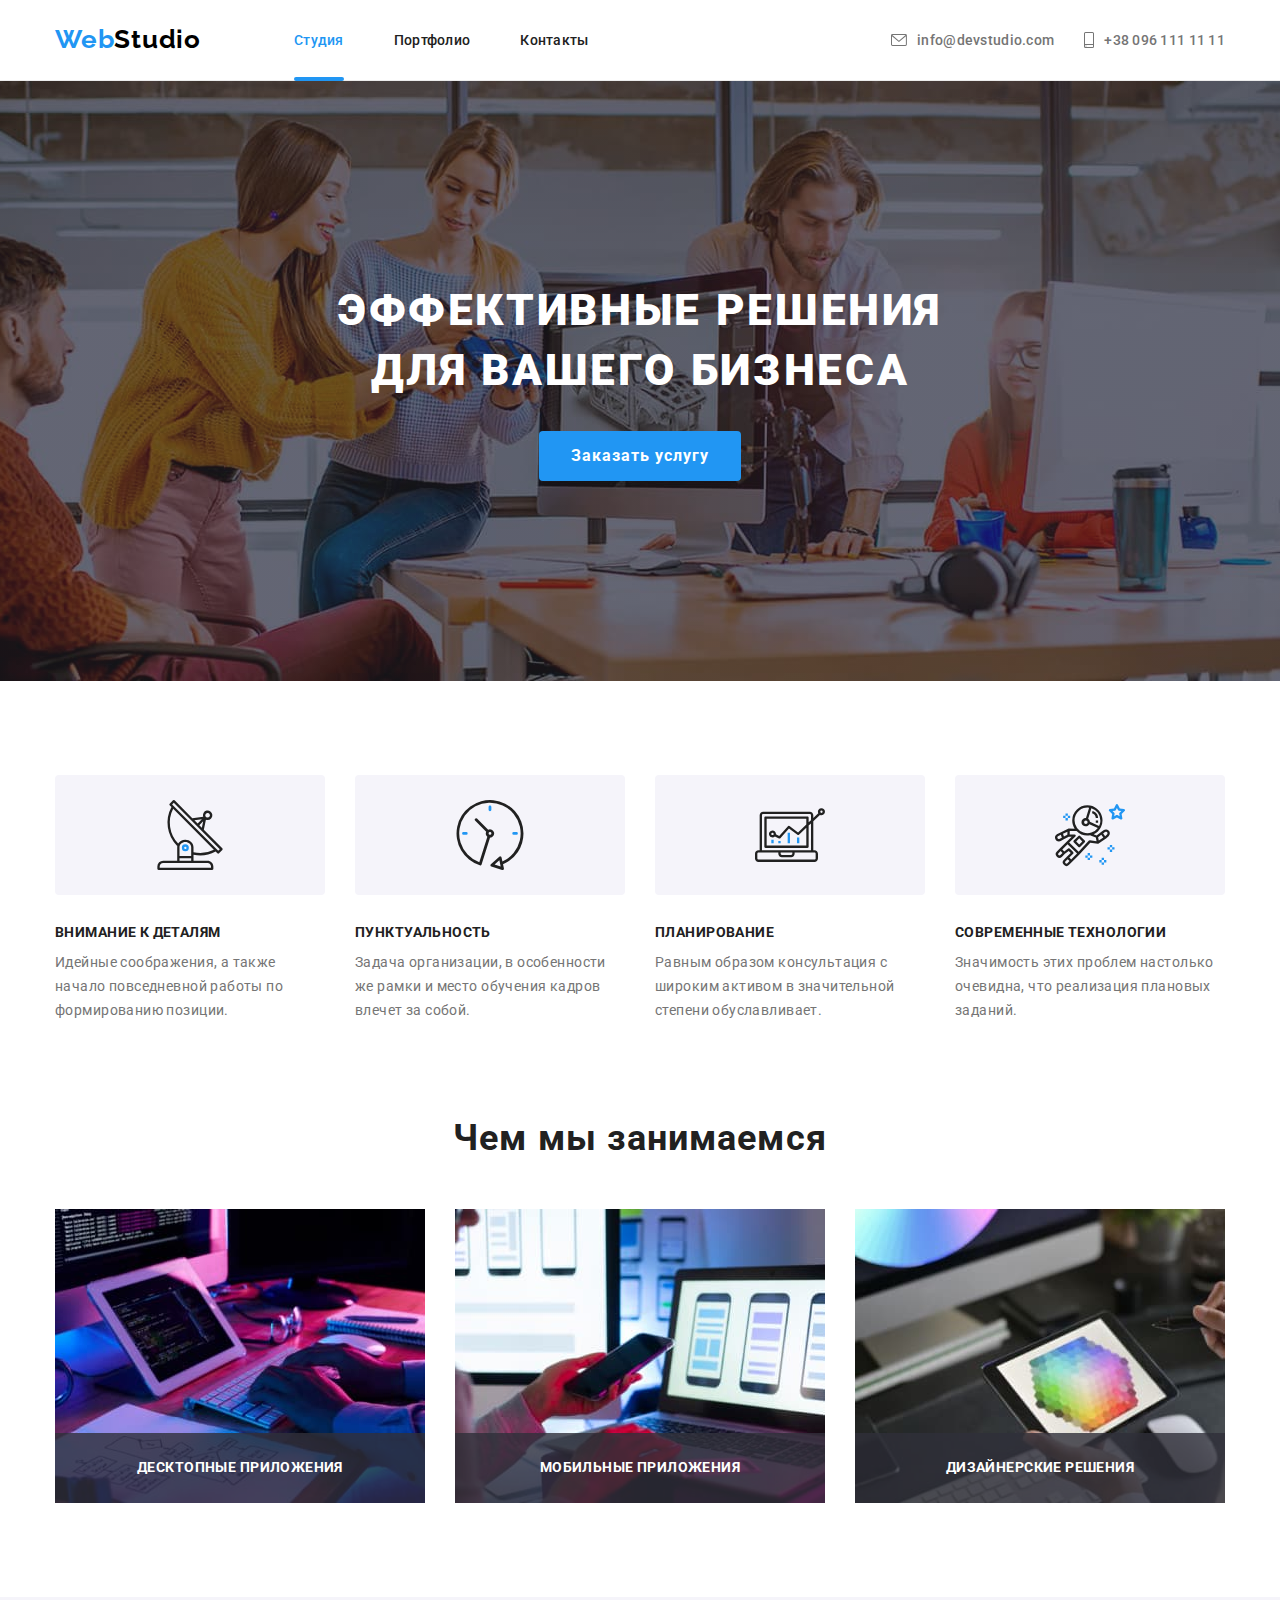
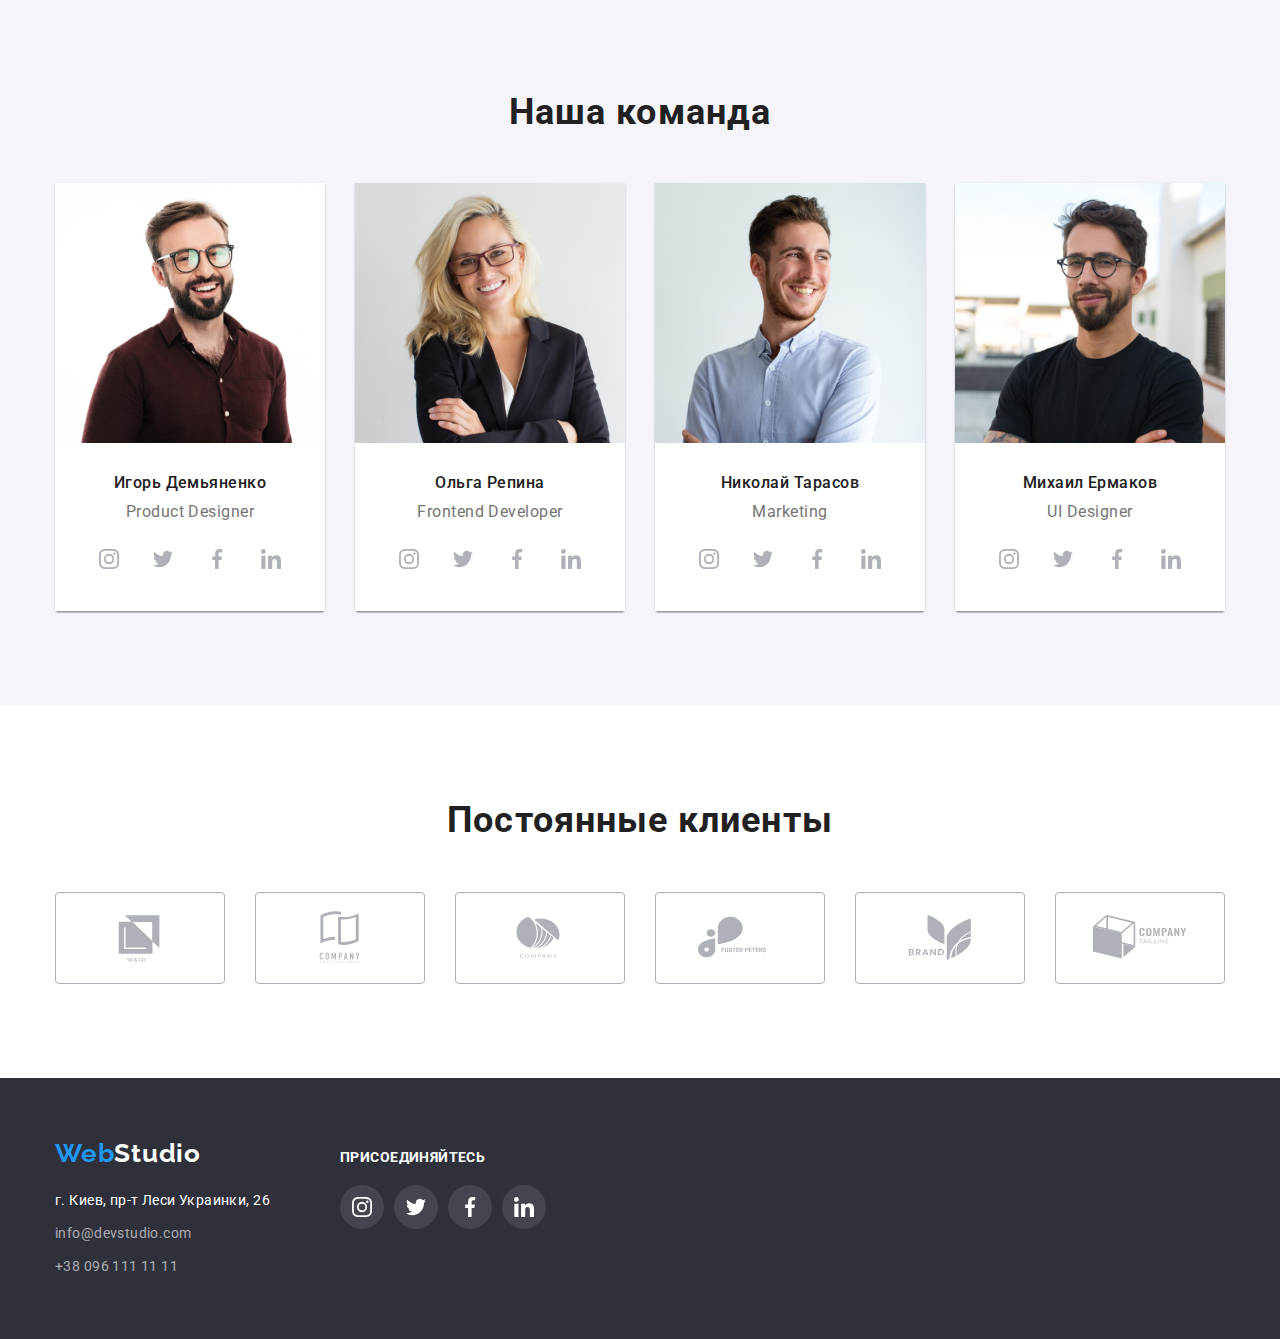
<file: index.html>
<!DOCTYPE html>
<html lang="ru">
  <head>
    <meta charset="UTF-8" />
    <meta http-equiv="X-UA-Compatible" content="IE=edge" />
    <meta name="viewport" content="width=device-width, initial-scale=1.0" />
    <title>WebStudio</title>
    <link rel="preconnect" href="https://fonts.googleapis.com" />
    <link rel="preconnect" href="https://fonts.gstatic.com" crossorigin />
    <link
      href="https://fonts.googleapis.com/css2?family=Raleway:wght@700&family=Roboto:wght@400;500;700;900&display=swap"
      rel="stylesheet"
    />
    <link
      rel="stylesheet"
      href="https://cdnjs.cloudflare.com/ajax/libs/modern-normalize/1.1.0/modern-normalize.min.css"
    />
    <link rel="stylesheet" href="./css/styles.css" />
  </head>
  <body>
    <!-- Блок header -->
    <header class="header">
      <div class="container head-page">
        <!-- Основная навигация -->
        <nav class="nav">
          <a class="logo link" href="./index.html"
            >Web<span class="logo-header">Studio</span></a
          >
          <ul class="nav-list list">
            <li class="nav-item">
              <a class="nav-link link current" href="./index.html">Студия</a>
            </li>
            <li class="nav-item">
              <a class="nav-link link" href="./portfolio.html">Портфолио</a>
            </li>
            <li class="nav-item">
              <a class="nav-link link" href="">Контакты</a>
            </li>
          </ul>
        </nav>
        <!-- Контактная информация -->
        <ul class="contact-list list">
          <li class="contact-item">
            <a class="contact-link link" href="mailto:info@devstudio.com"
              ><svg class="contact-icon" width="16" height="12">
                <use href="./images/icons.svg#envelope"></use></svg
              >info@devstudio.com</a
            >
          </li>
          <li class="contact-item">
            <a class="contact-link link" href="tel:+380961111111"
              ><svg class="contact-icon" width="10" height="16">
                <use href="./images/icons.svg#smartphone"></use></svg
              >+38 096 111 11 11</a
            >
          </li>
        </ul>
      </div>
    </header>
    <!-- Блок main -->
    <main class="main">
      <!-- Основной баннер -->
      <section class="hero section overlay">
        <div class="container">
          <h1 class="hero-title">Эффективные решения для вашего бизнеса</h1>
          <button class="hero-button button" type="button" data-modal-open>
            Заказать услугу
          </button>
        </div>
      </section>
      <!-- Наши преимущества -->
      <section class="features section">
        <div class="container">
          <h2 class="features-title title hide">Наши преимущества</h2>
          <ul class="features-list list">
            <li class="features-item">
              <div class="features-image">
                <svg class="features-icon" width="70" height="70">
                  <use href="./images/icons.svg#antenna"></use>
                </svg>
              </div>
              <h3 class="features-subtitle subtitle">Внимание к деталям</h3>
              <p class="features-text">
                Идейные соображения, а также начало повседневной работы по
                формированию позиции.
              </p>
            </li>
            <li class="features-item">
              <div class="features-image">
                <svg class="features-icon" width="70" height="70">
                  <use href="./images/icons.svg#clock"></use>
                </svg>
              </div>
              <h3 class="features-subtitle subtitle">Пунктуальность</h3>
              <p class="features-text">
                Задача организации, в особенности же рамки и место обучения
                кадров влечет за собой.
              </p>
            </li>
            <li class="features-item">
              <div class="features-image">
                <svg class="features-icon" width="70" height="70">
                  <use href="./images/icons.svg#diagram"></use>
                </svg>
              </div>
              <h3 class="features-subtitle subtitle">Планирование</h3>
              <p class="features-text">
                Равным образом консультация с широким активом в значительной
                степени обуславливает.
              </p>
            </li>
            <li class="features-item">
              <div class="features-image">
                <svg class="features-icon" width="70" height="70">
                  <use href="./images/icons.svg#astronaut"></use>
                </svg>
              </div>
              <h3 class="features-subtitle subtitle">Современные технологии</h3>
              <p class="features-text">
                Значимость этих проблем настолько очевидна, что реализация
                плановых заданий.
              </p>
            </li>
          </ul>
        </div>
      </section>
      <!-- Чем мы занимаемся -->
      <section class="work section">
        <div class="container">
          <h2 class="work-title title">Чем мы занимаемся</h2>
          <ul class="work-list list">
            <li class="work-item">
              <div class="work-thumb">
                <img
                  class="work-image"
                  src="./images/box1.jpg"
                  alt="Программист работает в офисе"
                  width="370"
                />
                <div class="work-overlay">
                  <h3 class="work-subtitle subtitle">Десктопные приложения</h3>
                </div>
              </div>
            </li>
            <li class="work-item">
              <div class="work-thumb">
                <img
                  class="work-image"
                  src="./images/box2.jpg"
                  alt="Веб-дизайнер разрабатывает интерфейс для мобильного приложения"
                  width="370"
                />
                <div class="work-overlay">
                  <h3 class="work-subtitle subtitle">Мобильные приложения</h3>
                </div>
              </div>
            </li>
            <li class="work-item">
              <div class="work-thumb">
                <img
                  class="work-image"
                  src="./images/box3.jpg"
                  alt="Веб-дизайнер выбирает цвет на графическом планшете"
                  width="370"
                />
                <div class="work-overlay">
                  <h3 class="work-subtitle subtitle">Дизайнерские решения</h3>
                </div>
              </div>
            </li>
          </ul>
        </div>
      </section>
      <!-- Наша команда -->
      <section class="team section">
        <div class="container">
          <h2 class="team-title title">Наша команда</h2>
          <ul class="team-list list">
            <li class="team-item">
              <img
                class="team-image"
                src="./images/photo1.jpg"
                alt="Фото Игоря Демьяненко"
                width="270"
              />
              <div class="team-description">
                <h3 class="team-subtitle subtitle">Игорь Демьяненко</h3>
                <p class="team-text" lang="en">Product Designer</p>
                <ul class="social-list list">
                  <li class="social-item">
                    <a class="social-link link" href=""
                      ><svg class="social-icon" width="20" height="20">
                        <use href="./images/icons.svg#instagram"></use>
                      </svg>
                    </a>
                  </li>
                  <li class="social-item">
                    <a class="social-link link" href="">
                      <svg class="social-icon" width="20" height="20">
                        <use href="./images/icons.svg#twitter"></use>
                      </svg>
                    </a>
                  </li>
                  <li class="social-item">
                    <a class="social-link link" href=""
                      ><svg class="social-icon" width="20" height="20">
                        <use href="./images/icons.svg#facebook"></use></svg
                    ></a>
                  </li>
                  <li class="social-item">
                    <a class="social-link link" href=""
                      ><svg class="social-icon" width="20" height="20">
                        <use href="./images/icons.svg#linkedin"></use></svg
                    ></a>
                  </li>
                </ul>
              </div>
            </li>
            <li class="team-item">
              <img
                class="team-image"
                src="./images/photo2.jpg"
                alt="Фото Ольги Репиной"
                width="270"
              />
              <div class="team-description">
                <h3 class="team-subtitle subtitle">Ольга Репина</h3>
                <p class="team-text" lang="en">Frontend Developer</p>
                <ul class="social-list list">
                  <li class="social-item">
                    <a class="social-link link" href=""
                      ><svg class="social-icon" width="20" height="20">
                        <use href="./images/icons.svg#instagram"></use>
                      </svg>
                    </a>
                  </li>
                  <li class="social-item">
                    <a class="social-link link" href="">
                      <svg class="social-icon" width="20" height="20">
                        <use href="./images/icons.svg#twitter"></use>
                      </svg>
                    </a>
                  </li>
                  <li class="social-item">
                    <a class="social-link link" href=""
                      ><svg class="social-icon" width="20" height="20">
                        <use href="./images/icons.svg#facebook"></use></svg
                    ></a>
                  </li>
                  <li class="social-item">
                    <a class="social-link link" href=""
                      ><svg class="social-icon" width="20" height="20">
                        <use href="./images/icons.svg#linkedin"></use></svg
                    ></a>
                  </li>
                </ul>
              </div>
            </li>
            <li class="team-item">
              <img
                class="team-image"
                src="./images/photo3.jpg"
                alt="Фото Николая Тарасова"
                width="270"
              />
              <div class="team-description">
                <h3 class="team-subtitle subtitle">Николай Тарасов</h3>
                <p class="team-text" lang="en">Marketing</p>
                <ul class="social-list list">
                  <li class="social-item">
                    <a class="social-link link" href=""
                      ><svg class="social-icon" width="20" height="20">
                        <use href="./images/icons.svg#instagram"></use>
                      </svg>
                    </a>
                  </li>
                  <li class="social-item">
                    <a class="social-link link" href="">
                      <svg class="social-icon" width="20" height="20">
                        <use href="./images/icons.svg#twitter"></use>
                      </svg>
                    </a>
                  </li>
                  <li class="social-item">
                    <a class="social-link link" href=""
                      ><svg class="social-icon" width="20" height="20">
                        <use href="./images/icons.svg#facebook"></use></svg
                    ></a>
                  </li>
                  <li class="social-item">
                    <a class="social-link link" href=""
                      ><svg class="social-icon" width="20" height="20">
                        <use href="./images/icons.svg#linkedin"></use></svg
                    ></a>
                  </li>
                </ul>
              </div>
            </li>
            <li class="team-item">
              <img
                class="team-image"
                src="./images/photo4.jpg"
                alt="Фото Михаила Ермакова"
                width="270"
              />
              <div class="team-description">
                <h3 class="team-subtitle subtitle">Михаил Ермаков</h3>
                <p class="team-text" lang="en">UI Designer</p>
                <ul class="social-list list">
                  <li class="social-item">
                    <a class="social-link link" href=""
                      ><svg class="social-icon" width="20" height="20">
                        <use href="./images/icons.svg#instagram"></use>
                      </svg>
                    </a>
                  </li>
                  <li class="social-item">
                    <a class="social-link link" href="">
                      <svg class="social-icon" width="20" height="20">
                        <use href="./images/icons.svg#twitter"></use>
                      </svg>
                    </a>
                  </li>
                  <li class="social-item">
                    <a class="social-link link" href=""
                      ><svg class="social-icon" width="20" height="20">
                        <use href="./images/icons.svg#facebook"></use></svg
                    ></a>
                  </li>
                  <li class="social-item">
                    <a class="social-link link" href=""
                      ><svg class="social-icon" width="20" height="20">
                        <use href="./images/icons.svg#linkedin"></use></svg
                    ></a>
                  </li>
                </ul>
              </div>
            </li>
          </ul>
        </div>
      </section>
      <!-- Постоянные клиенты -->
      <section class="clients section">
        <div class="container">
          <h2 class="clients-title title">Постоянные клиенты</h2>
          <ul class="clients-list list">
            <li class="clients-item">
              <a href="" class="clients-link"
                ><svg class="clients-icon" width="106" height="60">
                  <use href="./images/icons.svg#client1"></use></svg
              ></a>
            </li>
            <li class="clients-item">
              <a href="" class="clients-link"
                ><svg class="clients-icon" width="106" height="60">
                  <use href="./images/icons.svg#client2"></use></svg
              ></a>
            </li>
            <li class="clients-item">
              <a href="" class="clients-link"
                ><svg class="clients-icon" width="106" height="60">
                  <use href="./images/icons.svg#client3"></use></svg
              ></a>
            </li>
            <li class="clients-item">
              <a href="" class="clients-link"
                ><svg class="clients-icon" width="106" height="60">
                  <use href="./images/icons.svg#client4"></use></svg
              ></a>
            </li>
            <li class="clients-item">
              <a href="" class="clients-link"
                ><svg class="clients-icon" width="106" height="60">
                  <use href="./images/icons.svg#client5"></use></svg
              ></a>
            </li>
            <li class="clients-item">
              <a href="" class="clients-link"
                ><svg class="clients-icon" width="106" height="60">
                  <use href="./images/icons.svg#client6"></use></svg
              ></a>
            </li>
          </ul>
        </div>
      </section>
    </main>
    <!-- Блок footer -->
    <footer class="footer">
      <div class="container">
        <div class="footer-main">
          <a class="logo link" href="./index.html"
            >Web<span class="logo-footer">Studio</span></a
          >
          <address>
            <ul class="footer-list list">
              <li class="footer-item">
                <a
                  class="footer-link link adress"
                  href="https://goo.gl/maps/TPBuofEjxhkaZdSg8"
                  target="_blank"
                  rel="noopener noreferrer"
                  >г. Киев, пр-т Леси Украинки, 26</a
                >
              </li>
              <li class="footer-item">
                <a class="footer-link link" href="mailto:info@devstudio.com"
                  >info@devstudio.com</a
                >
              </li>
              <li class="footer-item">
                <a class="footer-link link" href="tel:+380961111111"
                  >+38 096 111 11 11</a
                >
              </li>
            </ul>
          </address>
        </div>
        <div class="footer-social">
          <h3 class="footer-social-subtitle subtitle">Присоединяйтесь</h3>
          <ul class="social-list list">
            <li class="social-item">
              <a class="social-link link" href=""
                ><svg class="social-icon" width="20" height="20">
                  <use href="./images/icons.svg#instagram"></use>
                </svg>
              </a>
            </li>
            <li class="social-item">
              <a class="social-link link" href="">
                <svg class="social-icon" width="20" height="20">
                  <use href="./images/icons.svg#twitter"></use>
                </svg>
              </a>
            </li>
            <li class="social-item">
              <a class="social-link link" href=""
                ><svg class="social-icon" width="20" height="20">
                  <use href="./images/icons.svg#facebook"></use></svg
              ></a>
            </li>
            <li class="social-item">
              <a class="social-link link" href=""
                ><svg class="social-icon" width="20" height="20">
                  <use href="./images/icons.svg#linkedin"></use></svg
              ></a>
            </li>
          </ul>
        </div>
      </div>
    </footer>
    <div class="backdrop is-hidden" data-modal>
      <div class="modal">
        <button class="modal-button" type="button" data-modal-close>
          <svg class="modal-close-icon" width="18" height="18">
            <use href="./images/icons.svg#close"></use>
          </svg>
        </button>
      </div>
    </div>
    <script src="./js/modal.js"></script>
  </body>
</html>
</file>
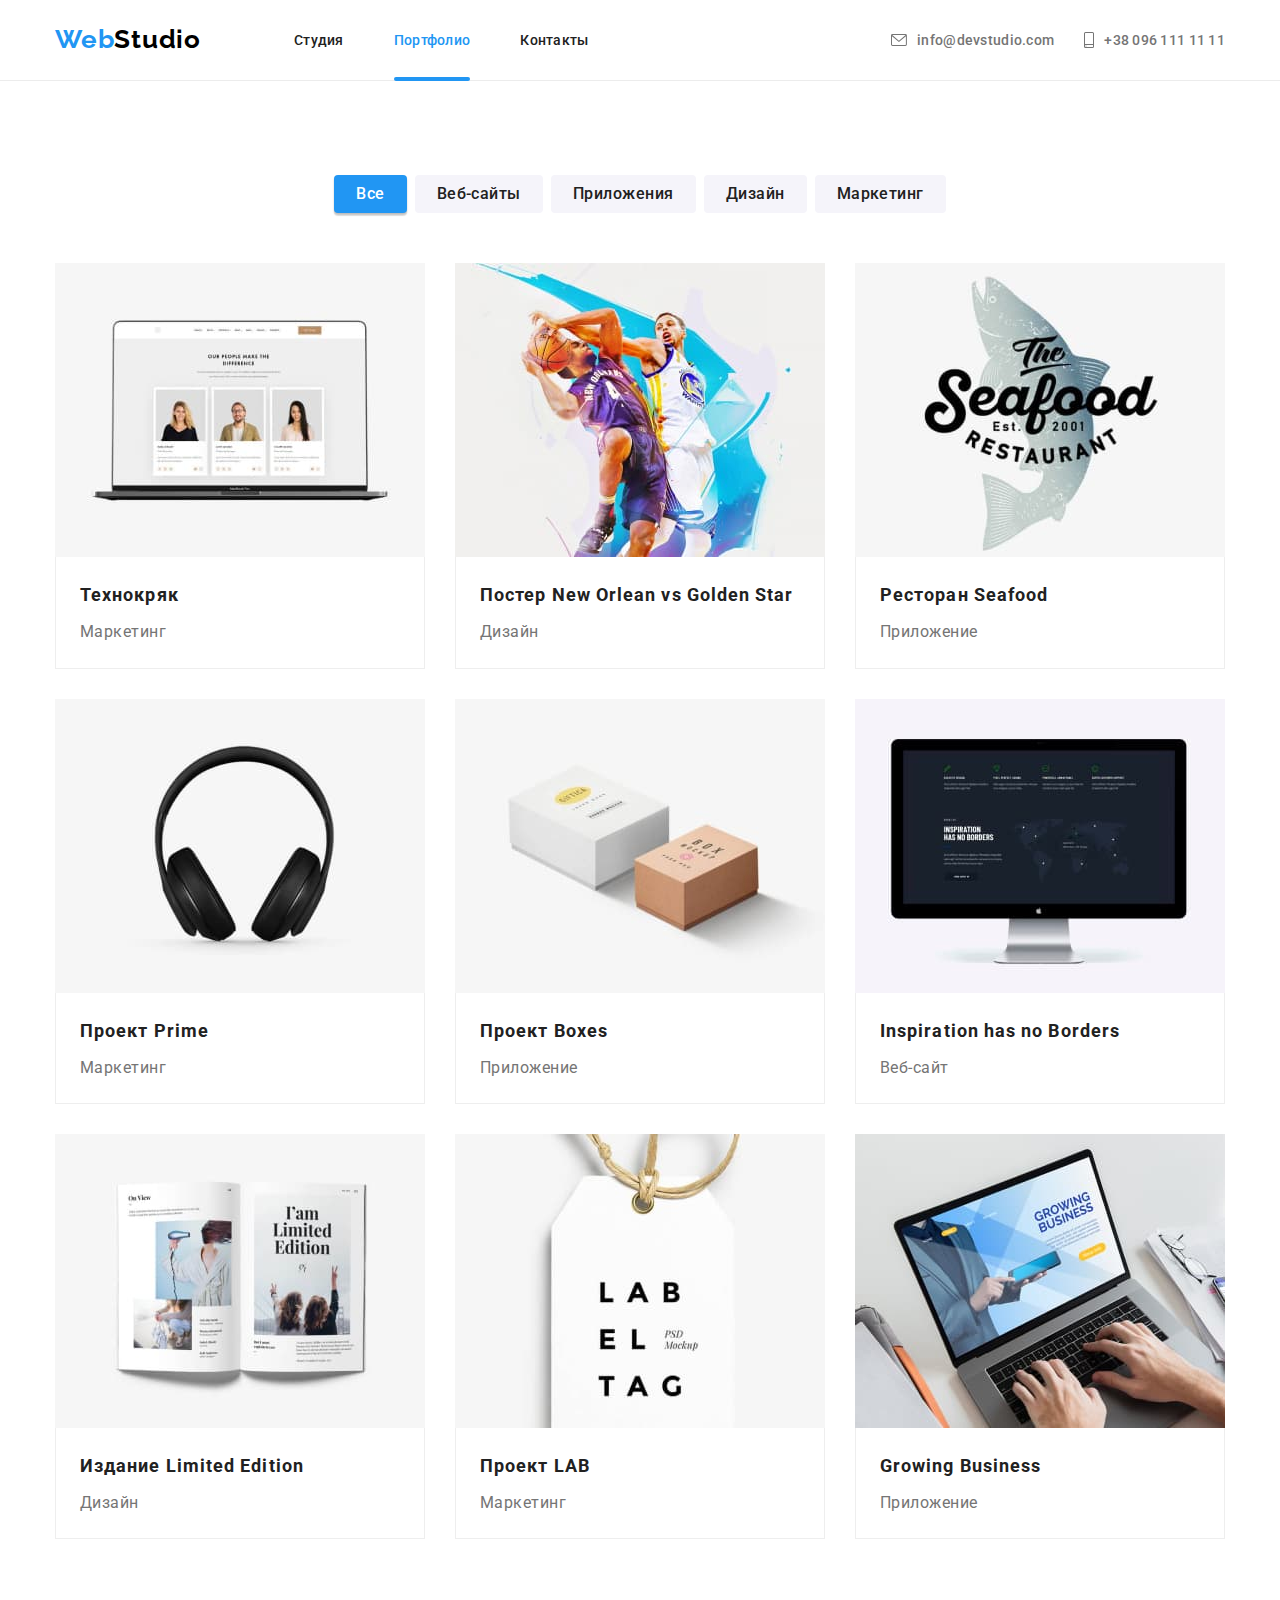
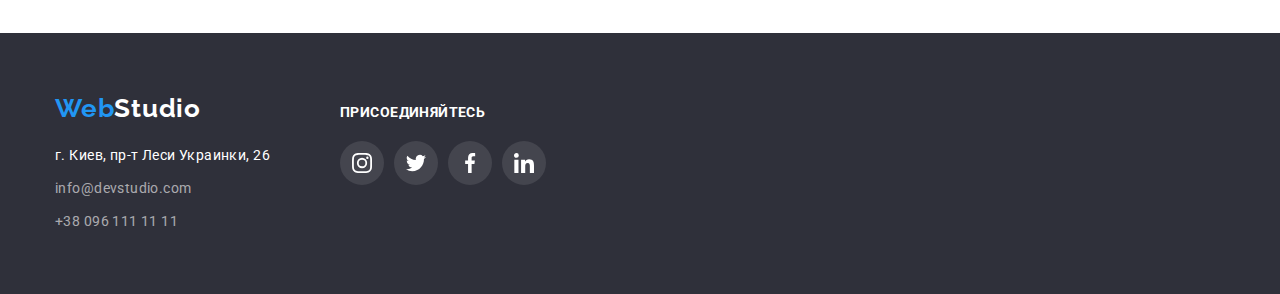
<file: portfolio.html>
<!DOCTYPE html>
<html lang="en">
  <head>
    <meta charset="UTF-8" />
    <meta http-equiv="X-UA-Compatible" content="IE=edge" />
    <meta name="viewport" content="width=device-width, initial-scale=1.0" />
    <title>Portfolio</title>
    <link rel="preconnect" href="https://fonts.googleapis.com" />
    <link rel="preconnect" href="https://fonts.gstatic.com" crossorigin />
    <link
      href="https://fonts.googleapis.com/css2?family=Raleway:wght@700&family=Roboto:wght@400;500;700;900&display=swap"
      rel="stylesheet"
    />
    <link
      rel="stylesheet"
      href="https://cdnjs.cloudflare.com/ajax/libs/modern-normalize/1.1.0/modern-normalize.min.css"
    />
    <link rel="stylesheet" href="./css/styles.css" />
  </head>
  <body>
    <!-- Блок header -->
    <header class="header">
      <div class="container head-page">
        <!-- Основная навигация -->
        <nav class="nav">
          <a class="logo link" href="./index.html"
            >Web<span class="logo-header">Studio</span></a
          >
          <ul class="nav-list list">
            <li class="nav-item">
              <a class="nav-link link" href="./index.html">Студия</a>
            </li>
            <li class="nav-item">
              <a class="nav-link link current" href="./portfolio.html"
                >Портфолио</a
              >
            </li>
            <li class="nav-item">
              <a class="nav-link link" href="">Контакты</a>
            </li>
          </ul>
        </nav>
        <!-- Контактная информация -->
        <ul class="contact-list list">
          <li class="contact-item">
            <a class="contact-link link" href="mailto:info@devstudio.com"
              ><svg class="contact-icon" width="16" height="12">
                <use href="./images/icons.svg#envelope"></use></svg
              >info@devstudio.com</a
            >
          </li>
          <li class="contact-item">
            <a class="contact-link link" href="tel:+380961111111"
              ><svg class="contact-icon" width="10" height="16">
                <use href="./images/icons.svg#smartphone"></use></svg
              >+38 096 111 11 11</a
            >
          </li>
        </ul>
      </div>
    </header>
    <!-- Блок main -->
    <main class="portfolio-main">
      <!-- Примеры работ -->
      <section class="examples">
        <div class="container">
          <h1 class="examples-title hide">Примеры работ</h1>
          <!-- Фильтр -->
          <ul class="filtre-list list">
            <li class="filtre-item">
              <button class="filtre-button button current" type="button">
                Все
              </button>
            </li>
            <li class="filtre-item">
              <button class="filtre-button button" type="button">
                Веб-сайты
              </button>
            </li>
            <li class="filtre-item">
              <button class="filtre-button button" type="button">
                Приложения
              </button>
            </li>
            <li class="filtre-item">
              <button class="filtre-button button" type="button">Дизайн</button>
            </li>
            <li class="filtre-item">
              <button class="filtre-button button" type="button">
                Маркетинг
              </button>
            </li>
          </ul>
          <!-- Примеры -->
          <ul class="example-list list">
            <li class="example-item">
              <a href="" class="example-link link">
                <div class="example-thumb">
                  <img
                    class="example-image"
                    src="./images/tehnokryak.jpg"
                    alt="Открытый ноутбук с изображениями людей"
                    width="370"
                  />
                  <div class="example-actions">
                    <p class="example-actions-text">
                      Ресурс предлагает комплексные предложения с разным уровнем
                      функционала и сервисов. Все это позволит посетителю
                      получить исчерпывающие сведения о компании или частном
                      лице.
                    </p>
                  </div>
                </div>
                <div class="example-description">
                  <h2 class="example-title">Технокряк</h2>
                  <p class="example-text">Маркетинг</p>
                </div>
              </a>
            </li>
            <li class="example-item">
              <a href="" class="example-link link">
                <div class="example-thumb">
                  <img
                    class="example-image"
                    src="./images/basketball.jpg"
                    alt="Два баскетболиста в игре"
                    width="370"
                  />
                  <div class="example-actions">
                    <p class="example-actions-text">
                      Ресурс предлагает комплексные предложения с разным уровнем
                      функционала и сервисов. Все это позволит посетителю
                      получить исчерпывающие сведения о компании или частном
                      лице.
                    </p>
                  </div>
                </div>
                <div class="example-description">
                  <h2 class="example-title">
                    Постер <span lang="en">New Orlean vs Golden Star</span>
                  </h2>
                  <p class="example-text">Дизайн</p>
                </div>
              </a>
            </li>
            <li class="example-item">
              <a href="" class="example-link link">
                <div class="example-thumb">
                  <img
                    class="example-image"
                    src="./images/seafood.jpg"
                    alt="Логотип ресторана Seafood"
                    width="370"
                  />
                  <div class="example-actions">
                    <p class="example-actions-text">
                      Ресурс предлагает комплексные предложения с разным уровнем
                      функционала и сервисов. Все это позволит посетителю
                      получить исчерпывающие сведения о компании или частном
                      лице.
                    </p>
                  </div>
                </div>
                <div class="example-description">
                  <h2 class="example-title">
                    Ресторан <span lang="en">Seafood</span>
                  </h2>
                  <p class="example-text">Приложение</p>
                </div>
              </a>
            </li>
            <li class="example-item">
              <a href="" class="example-link link">
                <div class="example-thumb">
                  <img
                    class="example-image"
                    src="./images/prime.jpg"
                    alt="Черные наушники"
                    width="370"
                  />
                  <div class="example-actions">
                    <p class="example-actions-text">
                      Ресурс предлагает комплексные предложения с разным уровнем
                      функционала и сервисов. Все это позволит посетителю
                      получить исчерпывающие сведения о компании или частном
                      лице.
                    </p>
                  </div>
                </div>
                <div class="example-description">
                  <h2 class="example-title">
                    Проект <span lang="en"></span>Prime
                  </h2>
                  <p class="example-text">Маркетинг</p>
                </div>
              </a>
            </li>
            <li class="example-item">
              <a href="" class="example-link link">
                <div class="example-thumb">
                  <img
                    class="example-image"
                    src="./images/boxes.jpg"
                    alt="Две коробки - коричневая и белая"
                    width="370"
                  />
                  <div class="example-actions">
                    <p class="example-actions-text">
                      Ресурс предлагает комплексные предложения с разным уровнем
                      функционала и сервисов. Все это позволит посетителю
                      получить исчерпывающие сведения о компании или частном
                      лице.
                    </p>
                  </div>
                </div>
                <div class="example-description">
                  <h2 class="example-title">
                    Проект <span lang="en">Boxes</span>
                  </h2>
                  <p class="example-text">Приложение</p>
                </div>
              </a>
            </li>
            <li class="example-item">
              <a href="" class="example-link link">
                <div class="example-thumb">
                  <img
                    class="example-image"
                    src="./images/inspiration.jpg"
                    alt="Монитор с изображением страницы сайта"
                    width="370"
                  />
                  <div class="example-actions">
                    <p class="example-actions-text">
                      Ресурс предлагает комплексные предложения с разным уровнем
                      функционала и сервисов. Все это позволит посетителю
                      получить исчерпывающие сведения о компании или частном
                      лице.
                    </p>
                  </div>
                </div>
                <div class="example-description">
                  <h2 class="example-title" lang="en">
                    Inspiration has no Borders
                  </h2>
                  <p class="example-text">Веб-сайт</p>
                </div>
              </a>
            </li>
            <li class="example-item">
              <a href="" class="example-link link">
                <div class="example-thumb">
                  <img
                    class="example-image"
                    src="./images/edition.jpg"
                    alt="Открытый журнал"
                    width="370"
                  />
                  <div class="example-actions">
                    <p class="example-actions-text">
                      Ресурс предлагает комплексные предложения с разным уровнем
                      функционала и сервисов. Все это позволит посетителю
                      получить исчерпывающие сведения о компании или частном
                      лице.
                    </p>
                  </div>
                </div>
                <div class="example-description">
                  <h2 class="example-title">
                    Издание <span lang="en">Limited Edition</span>
                  </h2>
                  <p class="example-text">Дизайн</p>
                </div>
              </a>
            </li>
            <li class="example-item">
              <a href="" class="example-link link">
                <div class="example-thumb">
                  <img
                    class="example-image"
                    src="./images/lab.jpg"
                    alt="Бумажная этикетка с изображенными буквами"
                    width="370"
                  />
                  <div class="example-actions">
                    <p class="example-actions-text">
                      Ресурс предлагает комплексные предложения с разным уровнем
                      функционала и сервисов. Все это позволит посетителю
                      получить исчерпывающие сведения о компании или частном
                      лице.
                    </p>
                  </div>
                </div>
                <div class="example-description">
                  <h2 class="example-title">
                    Проект <span lang="en">LAB</span>
                  </h2>
                  <p class="example-text">Маркетинг</p>
                </div>
              </a>
            </li>
            <li class="example-item">
              <a href="" class="example-link link">
                <div class="example-thumb">
                  <img
                    class="example-image"
                    src="./images/growing.jpg"
                    alt=""
                    width="370"
                  />
                  <div class="example-actions">
                    <p class="example-actions-text">
                      Ресурс предлагает комплексные предложения с разным уровнем
                      функционала и сервисов. Все это позволит посетителю
                      получить исчерпывающие сведения о компании или частном
                      лице.
                    </p>
                  </div>
                </div>
                <div class="example-description">
                  <h2 class="example-title" lang="en">Growing Business</h2>
                  <p class="example-text">Приложение</p>
                </div>
              </a>
            </li>
          </ul>
        </div>
      </section>
    </main>
    <!-- Блок footer -->
    <footer class="footer">
      <div class="container">
        <div class="footer-main">
          <a class="logo link" href="./index.html"
            >Web<span class="logo-footer">Studio</span></a
          >
          <address>
            <ul class="footer-list list">
              <li class="footer-item">
                <a
                  class="footer-link link adress"
                  href="https://goo.gl/maps/TPBuofEjxhkaZdSg8"
                  target="_blank"
                  rel="noopener noreferrer"
                  >г. Киев, пр-т Леси Украинки, 26</a
                >
              </li>
              <li class="footer-item">
                <a class="footer-link link" href="mailto:info@devstudio.com"
                  >info@devstudio.com</a
                >
              </li>
              <li class="footer-item">
                <a class="footer-link link" href="tel:+380961111111"
                  >+38 096 111 11 11</a
                >
              </li>
            </ul>
          </address>
        </div>
        <div class="footer-social">
          <h3 class="footer-social-subtitle subtitle">Присоединяйтесь</h3>
          <ul class="social-list list">
            <li class="social-item">
              <a class="social-link link"
                ><svg class="social-icon" width="20" height="20">
                  <use href="./images/icons.svg#instagram"></use>
                </svg>
              </a>
            </li>
            <li class="social-item">
              <a class="social-link link">
                <svg class="social-icon" width="20" height="20">
                  <use href="./images/icons.svg#twitter"></use>
                </svg>
              </a>
            </li>
            <li class="social-item">
              <a class="social-link link"
                ><svg class="social-icon" width="20" height="20">
                  <use href="./images/icons.svg#facebook"></use></svg
              ></a>
            </li>
            <li class="social-item">
              <a class="social-link link"
                ><svg class="social-icon" width="20" height="20">
                  <use href="./images/icons.svg#linkedin"></use></svg
              ></a>
            </li>
          </ul>
        </div>
      </div>
    </footer>
  </body>
</html>
</file>
<file: css/styles.css>
:root {
  --primary-text-color: #757575;
  --title-text-color: #212121;
  --accent-color: #2196f3;
  --contact-text-color: rgba(255, 255, 255, 0.6);
  --regular-white-color: #ffffff;
  --regular-black-color: #000000;
  --icon-color: #afb1b8;
  --footer-social-background-color: rgba(255, 255, 255, 0.1);
  --hero-button-hover-color: #188ce8;
  --primary-background-color: #ffffff;
  --secondary-background-color: #f5f4fa;
  --hero-background-color: #c4c4c4;
  --footer-background-color: #2f303a;
  --hero-overlay-color: rgba(47, 48, 58, 0.4);
  --work-overlay-color: rgba(47, 48, 58, 0.8);
  --modal-overlay-color: rgba(0, 0, 0, 0.2);
  --portfolio-overlay-color: rgba(33, 150, 243, 0.9);
  --header-border-line-color: #ececec;
  --portfolio-border-line-color: #eeeeee;
  --item-gap: 30px;
}
body {
  background-color: var(--primary-background-color);
  color: var(--primary-text-color);
  font-family: Roboto, sans-serif;
  font-size: 14px;

  /* letter-spacing: 0.03em; */
}
h1,
h2,
h3,
h4,
h5,
h6,
p,
ul {
  margin-top: 0;
  margin-bottom: 0;
}
.container {
  width: 1200px;
  padding-left: 15px;
  padding-right: 15px;
  margin: 0 auto;
}
.list {
  list-style: none;
  padding-inline-start: 0;
}
.link {
  text-decoration: none;
}
.title {
  margin-bottom: 50px;
  color: var(--title-text-color);
  font-size: 36px;
  line-height: 1.17;
  letter-spacing: 0.03em;
  text-align: center;
}
.subtitle {
  color: var(--title-text-color);
  letter-spacing: 0.03em;
  font-size: inherit;
}
.hide {
  display: none;
}
.button {
  border: none;
  font-family: inherit;
  display: inline-block;
}
/* Лого */
.logo {
  display: block;
  color: var(--accent-color);
  font-family: Raleway, sans-serif;
  font-weight: 700;
  font-size: 26px;
  line-height: 1.2;
  letter-spacing: 0.03em;
}
.logo-header {
  color: var(--regular-black-color);
}
.logo-footer {
  color: var(--regular-white-color);
}
/* Header */
.header {
  border-bottom-width: 1px;
  border-bottom-style: solid;
  border-bottom-color: var(--header-border-line-color);
}
.head-page {
  display: flex;
  align-items: center;
}
.header .logo {
  margin-right: 93px;
  padding-top: 24px;
  padding-bottom: 24px;
}
.nav {
  display: flex;
}
.nav-list,
.contact-list {
  font-weight: 500;
  line-height: 1.17;
  letter-spacing: 0.02em;
}
/* Основная навигация */
.nav-list {
  display: flex;
}
.nav-item:not(:last-child) {
  margin-right: 50px;
}
.nav-link {
  display: block;
  padding-top: 32px;
  padding-bottom: 32px;
  color: var(--title-text-color);
}
.nav-link,
.contact-link,
.footer-link,
.footer-link.adress {
  transition: color 250ms cubic-bezier(0.4, 0, 0.2, 1);
}
.nav-link:hover,
.nav-link:focus,
.contact-link:hover,
.contact-link:focus,
.footer-link:hover,
.footer-link:focus,
.footer-link.adress:hover,
.footer-link.adress:focus {
  color: var(--accent-color);
}
.nav-link.current {
  position: relative;
  color: var(--accent-color);
}
.nav-link.current::after {
  display: inline-block;
  content: "";
  position: absolute;
  left: 0;
  bottom: -1px;
  width: 100%;
  height: 4px;
  border-radius: 2px;
  background-color: var(--accent-color);
}
/* Контактная информация */
.contact-list {
  display: flex;
  margin-left: auto;
}
.contact-item:not(:last-child) {
  margin-right: 30px;
}
.contact-link {
  display: flex;
  align-items: center;
  padding-top: 32px;
  padding-bottom: 32px;
  color: var(--primary-text-color);
}
.contact-icon {
  margin-right: 10px;
  fill: currentColor;
}
/* Основной баннер */
.hero {
  padding-top: 200px;
  padding-bottom: 200px;
  color: var(--regular-white-color);
  text-align: center;
}
/* Фон на блк  Hero */
.overlay {
  max-width: 1600px;
  height: 600px;
  margin-right: auto;
  margin-left: auto;
  background-image: linear-gradient(
      to right,
      var(--hero-overlay-color),
      var(--hero-overlay-color)
    ),
    url(../images/hero.jpg);
  background-color: var(--hero-background-color);
  background-repeat: no-repeat;
  background-position: center;
  background-size: cover;
}
.hero > .container {
  width: 726px;
}
.hero-title {
  margin-bottom: var(--item-gap);
  font-weight: 900;
  font-size: 44px;
  line-height: 1.36;
  letter-spacing: 0.06em;
  text-transform: uppercase;
}
.hero-button {
  color: var(--regular-white-color);
  border-radius: 4px;
  padding: 10px 32px;
  background-color: var(--accent-color);
  cursor: pointer;
  font-weight: 700;
  font-size: 16px;
  line-height: 1.88;
  letter-spacing: 0.06em;
  transition: background-color 250ms cubic-bezier(0.4, 0, 0.2, 1);
}
.hero-button:hover,
.hero-button:focus {
  background-color: var(--hero-button-hover-color);
}
/* Наши преимущества */
.features {
  padding-top: 94px;
  padding-bottom: 94px;
}
.features-list {
  display: flex;
  margin-left: calc((-1) * var(--item-gap));
}
.features-item {
  flex-basis: calc(100% / 4 - var(--item-gap));
  margin-left: var(--item-gap);
}
.features-image {
  display: flex;
  align-items: center;
  justify-content: center;
  height: 120px;
  background-color: var(--secondary-background-color);
  border-radius: 4px;
  margin-bottom: 30px;
}
.features-subtitle {
  margin-bottom: 10px;
  line-height: 1.14;
  text-transform: uppercase;
}
.features-text {
  line-height: 1.71;
  letter-spacing: 0.03em;
}
/* Чем мы занимаемся */
.work {
  padding-bottom: 94px;
}
.work-list {
  display: flex;
  margin-left: calc((-1) * var(--item-gap));
}
.work-item {
  flex-basis: calc(100% / 3 - var(--item-gap));
  margin-left: var(--item-gap);
}
.work-image {
  display: block;
  max-width: 100%;
}
.work-thumb {
  position: relative;
}
.work-overlay {
  position: absolute;
  width: 100%;
  height: 70px;
  bottom: 0;
  display: flex;
  justify-content: center;
  align-items: center;
  background-color: var(--work-overlay-color);
}
.work-subtitle {
  color: var(--regular-white-color);
  line-height: 1.14;
  letter-spacing: 0.03em;
  text-transform: uppercase;
}
/* Наша команда */
.team {
  padding-top: 94px;
  padding-bottom: 94px;
  text-align: center;
  background-color: var(--secondary-background-color);
}
.team-list {
  display: flex;
  margin-left: calc((-1) * var(--item-gap));
}
.team-item {
  flex-basis: calc(100% / 4 - var(--item-gap));
  margin-left: var(--item-gap);
  box-shadow: 0px 1px 3px rgba(0, 0, 0, 0.12), 0px 1px 1px rgba(0, 0, 0, 0.14),
    0px 2px 1px rgba(0, 0, 0, 0.2);
  border-radius: 0px 0px 4px 4px;
}
.team-image {
  display: block;
  max-width: 100%;
}
.team-description {
  max-width: 100%;
  padding-top: var(--item-gap);
  padding-bottom: var(--item-gap);
  background-color: var(--regular-white-color);
  font-size: 16px;
  line-height: 1.19;
}
.team-subtitle {
  margin-bottom: 10px;
  font-weight: 500;
}
.team-text {
  margin-bottom: 16px;
  letter-spacing: 0.03em;
}
.social-list {
  display: flex;
  justify-content: center;
}
.social-item:not(:last-child) {
  margin-right: 10px;
}
.social-link {
  height: 44px;
  width: 44px;
  display: flex;
  align-items: center;
  justify-content: center;
  border-radius: 50%;
  color: var(--icon-color);
  background-color: var(--regular-white-color);
  transition: color 250ms cubic-bezier(0.4, 0, 0.2, 1),
    background-color 250ms cubic-bezier(0.4, 0, 0.2, 1);
}
.social-link:hover,
.social-link:focus {
  color: var(--regular-white-color);
  background-color: var(--accent-color);
}
.social-icon {
  fill: currentColor;
}
/* Постоянные клиенты */
.clients {
  padding-top: 94px;
  padding-bottom: 94px;
}
.clients-list {
  display: flex;
  margin-left: calc((-1) * var(--item-gap));
}
.clients-item {
  flex-basis: calc(100% / 6 - var(--item-gap));
  margin-left: var(--item-gap);
}
.clients-link {
  height: 92px;
  display: flex;
  align-items: center;
  justify-content: center;
  color: var(--icon-color);
  background-color: var(--regular-white-color);
  border: 1px solid var(--icon-color);
  border-radius: 4px;
  transition: color 250ms cubic-bezier(0.4, 0, 0.2, 1),
    border-color 250ms cubic-bezier(0.4, 0, 0.2, 1);
}
.clients-link:hover,
.clients-link:focus {
  color: var(--accent-color);
  border-color: var(--accent-color);
}
.clients-icon {
  display: inline-block;
  fill: currentColor;
}
/* Footer */
.footer {
  padding-top: 60px;
  padding-bottom: 60px;
  background-color: var(--footer-background-color);
}
.footer > .container {
  display: flex;
  align-items: baseline;
}
.footer .logo {
  margin-bottom: 20px;
}
.footer-list {
  font-style: normal;
  font-weight: 400;
  line-height: 1.71;
  letter-spacing: 0.03em;
}
.footer-link.adress {
  color: var(--regular-white-color);
}
.footer-link {
  color: var(--contact-text-color);
}
.footer-item:not(:last-child) {
  margin-bottom: 9px;
}
.footer-social-subtitle {
  margin-bottom: 20px;
  color: var(--regular-white-color);
  line-height: 1.14;
  text-transform: uppercase;
}
.footer-social {
  margin-left: 70px;
}
.footer .social-list {
  padding: 0;
}
.footer .social-link {
  color: var(--regular-white-color);
  background-color: var(--footer-social-background-color);
}
.footer .social-link:hover,
.footer .social-link:focus {
  background-color: var(--accent-color);
}
/* Backdrop */
.backdrop {
  position: fixed;
  top: 0;
  left: 0;
  width: 100%;
  height: 100%;
  background-color: var(--modal-overlay-color);
  opacity: 1;
  visibility: visible;
  transition: opacity 250ms cubic-bezier(0.4, 0, 0.2, 1),
    visibility 250ms cubic-bezier(0.4, 0, 0.2, 1);
}
.backdrop.is-hidden {
  visibility: hidden;
  opacity: 0;
  pointer-events: none;
}
/* Модальное окно */
.modal {
  position: absolute;
  top: 50%;
  left: 50%;
  width: 528px;
  height: 581px;
  background-color: var(--regular-white-color);
  box-shadow: 0px 1px 3px rgba(0, 0, 0, 0.12), 0px 1px 1px rgba(0, 0, 0, 0.14),
    0px 2px 1px rgba(0, 0, 0, 0.2);
  border-radius: 4px;
  transform: translate(-50%, -50%) scale(1);
  transition: transform 250ms cubic-bezier(0.4, 0, 0.2, 1);
}
.backdrop.is-hidden .modal {
  transform: translate(-50%, -50%) scale(0);
}
.modal-button {
  position: absolute;
  top: 8px;
  right: 8px;
  padding: 0;
  cursor: pointer;
  height: 30px;
  width: 30px;
  display: flex;
  align-items: center;
  justify-content: center;
  border-radius: 50%;
  background-color: var(--regular-white-color);
  border: 1px solid rgba(0, 0, 0, 0.1);
}
.modal-close-icon {
  fill: var(--regular-black-color);
}

/* Портфолио */
/* Примеры работ */
.examples {
  padding-top: 94px;
  padding-bottom: 94px;
}
/* Портфолио button */
.filtre-list {
  display: flex;
  justify-content: center;
  margin-bottom: 50px;
}
.filtre-item:not(:last-child) {
  margin-right: 8px;
}
.filtre-button {
  border-radius: 4px;
  padding: 6px 22px;
  color: var(--title-text-color);
  background-color: var(--secondary-background-color);
  cursor: pointer;
  font-weight: 500;
  font-size: 16px;
  letter-spacing: 0.03em;
  line-height: 1.63;
  text-align: center;
  transition: color 250ms cubic-bezier(0.4, 0, 0.2, 1),
    background-color 250ms cubic-bezier(0.4, 0, 0.2, 1),
    box-shadow 250ms cubic-bezier(0.4, 0, 0.2, 1);
}
.filtre-button.current,
.filtre-button:hover,
.filtre-button:focus {
  color: var(--regular-white-color);
  background-color: var(--accent-color);
  box-shadow: 0px 3px 1px rgba(0, 0, 0, 0.1), 0px 1px 2px rgba(0, 0, 0, 0.08),
    0px 2px 2px rgba(0, 0, 0, 0.12);
}
/* Примеры */
.example-list {
  display: flex;
  flex-wrap: wrap;
  margin-left: calc((-1) * var(--item-gap));
  margin-top: calc((-1) * var(--item-gap));
}
.example-item {
  flex-basis: calc(100% / 3 - var(--item-gap));
  margin-left: var(--item-gap);
  margin-top: var(--item-gap);
}
.example-link {
  display: block;
  transition: box-shadow 250ms cubic-bezier(0.4, 0, 0.2, 1);
}
.example-thumb {
  position: relative;
  overflow: hidden;
}
.example-actions {
  position: absolute;
  width: 100%;
  height: 100%;
  bottom: 0;
  background-color: var(--portfolio-overlay-color);
  transform: translateY(101%);
  transition: transform 250ms cubic-bezier(0.4, 0, 0.2, 1);
}
.example-actions-text {
  width: 322px;
  height: 168px;
  position: absolute;
  top: 50%;
  left: 50%;
  transform: translate(-50%, -50%);
  color: var(--regular-white-color);
  font-size: 18px;
  line-height: 1.56;
  letter-spacing: 0.03em;
}
.example-link:hover .example-actions,
.example-link:focus .example-actions {
  transform: translateY(0);
}
.example-link:hover,
.example-link:focus {
  box-shadow: 0px 1px 1px rgba(0, 0, 0, 0.12), 0px 4px 4px rgba(0, 0, 0, 0.06),
    1px 4px 6px rgba(0, 0, 0, 0.16);
}
.example-image {
  display: block;
  max-width: 100%;
}
.example-description {
  padding: 20px 24px;
  border: 1px solid var(--portfolio-border-line-color);
  border-top: 0;
}
.example-title {
  margin-bottom: 4px;
  color: var(--title-text-color);
  font-size: 18px;
  line-height: 2;
  letter-spacing: 0.06em;
}
.example-text {
  color: var(--primary-text-color);
  font-size: 16px;
  line-height: 1.89;
  letter-spacing: 0.03em;
}
</file>
